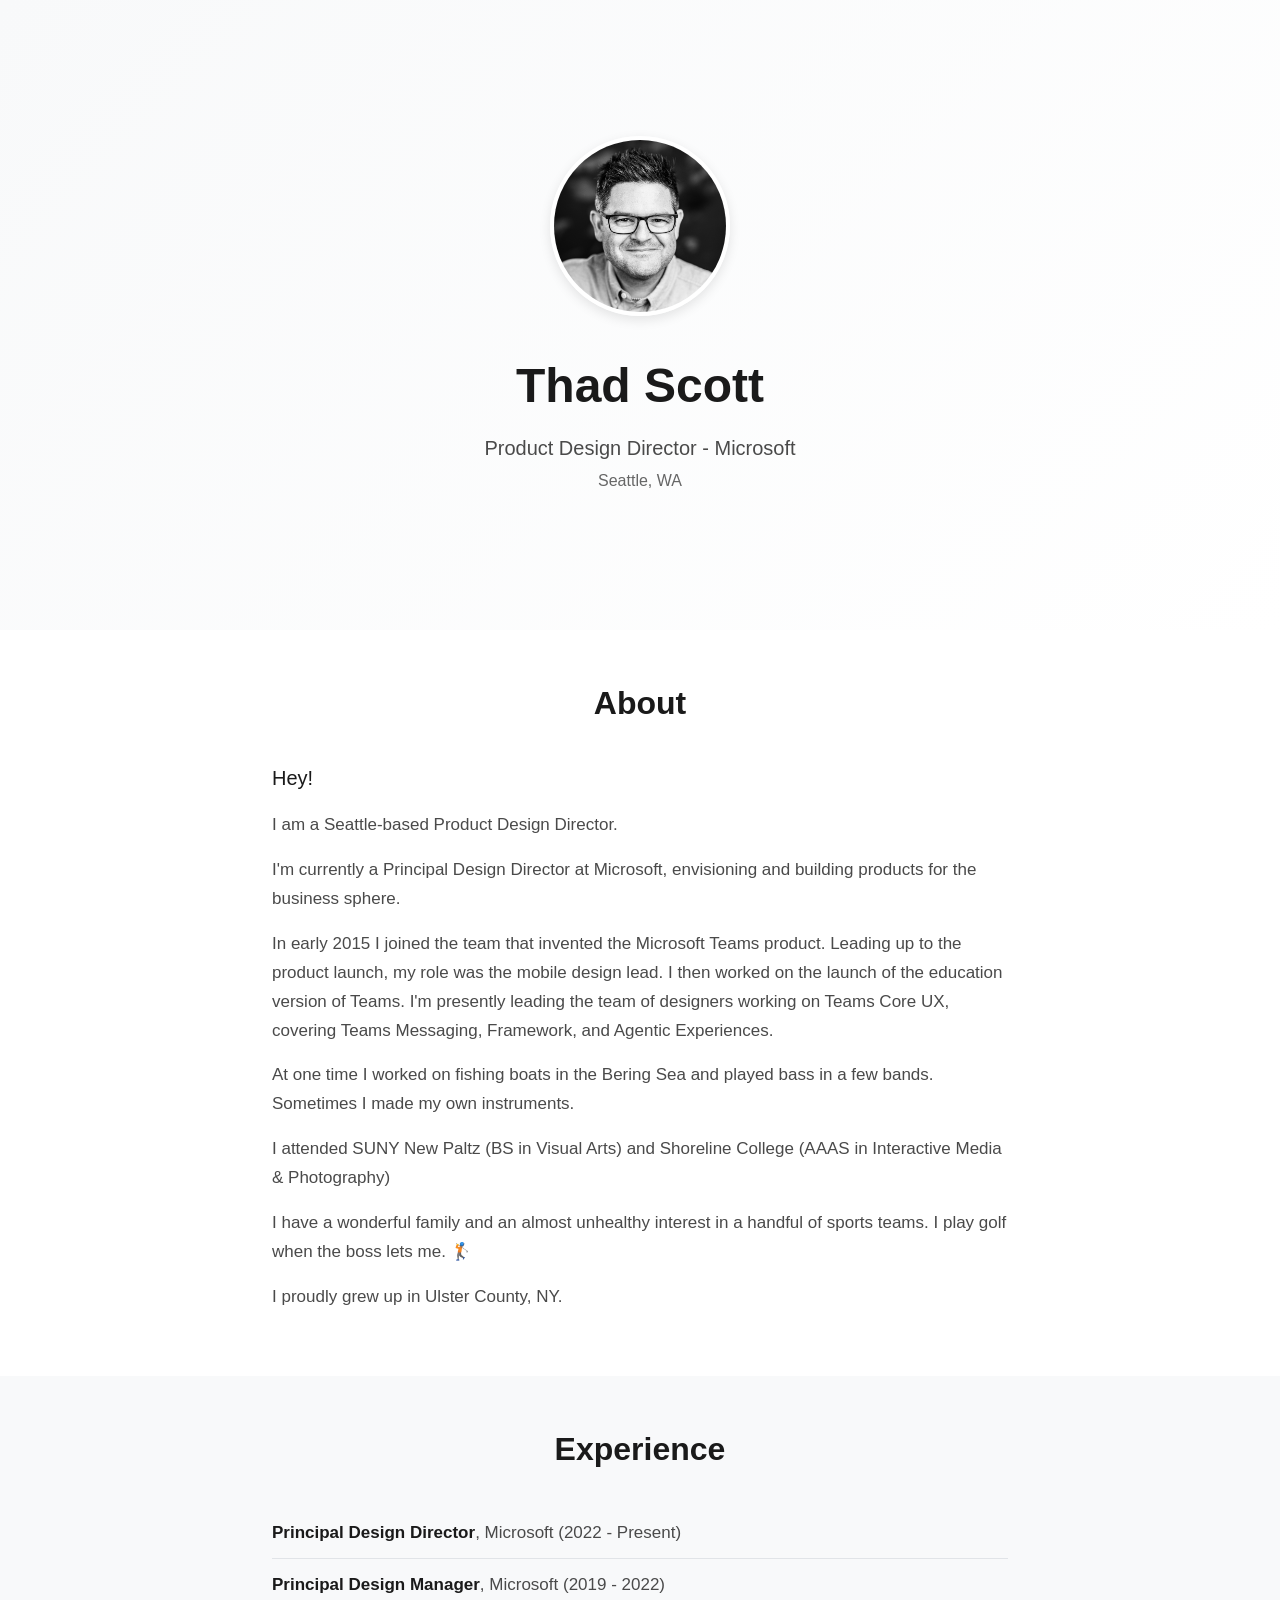
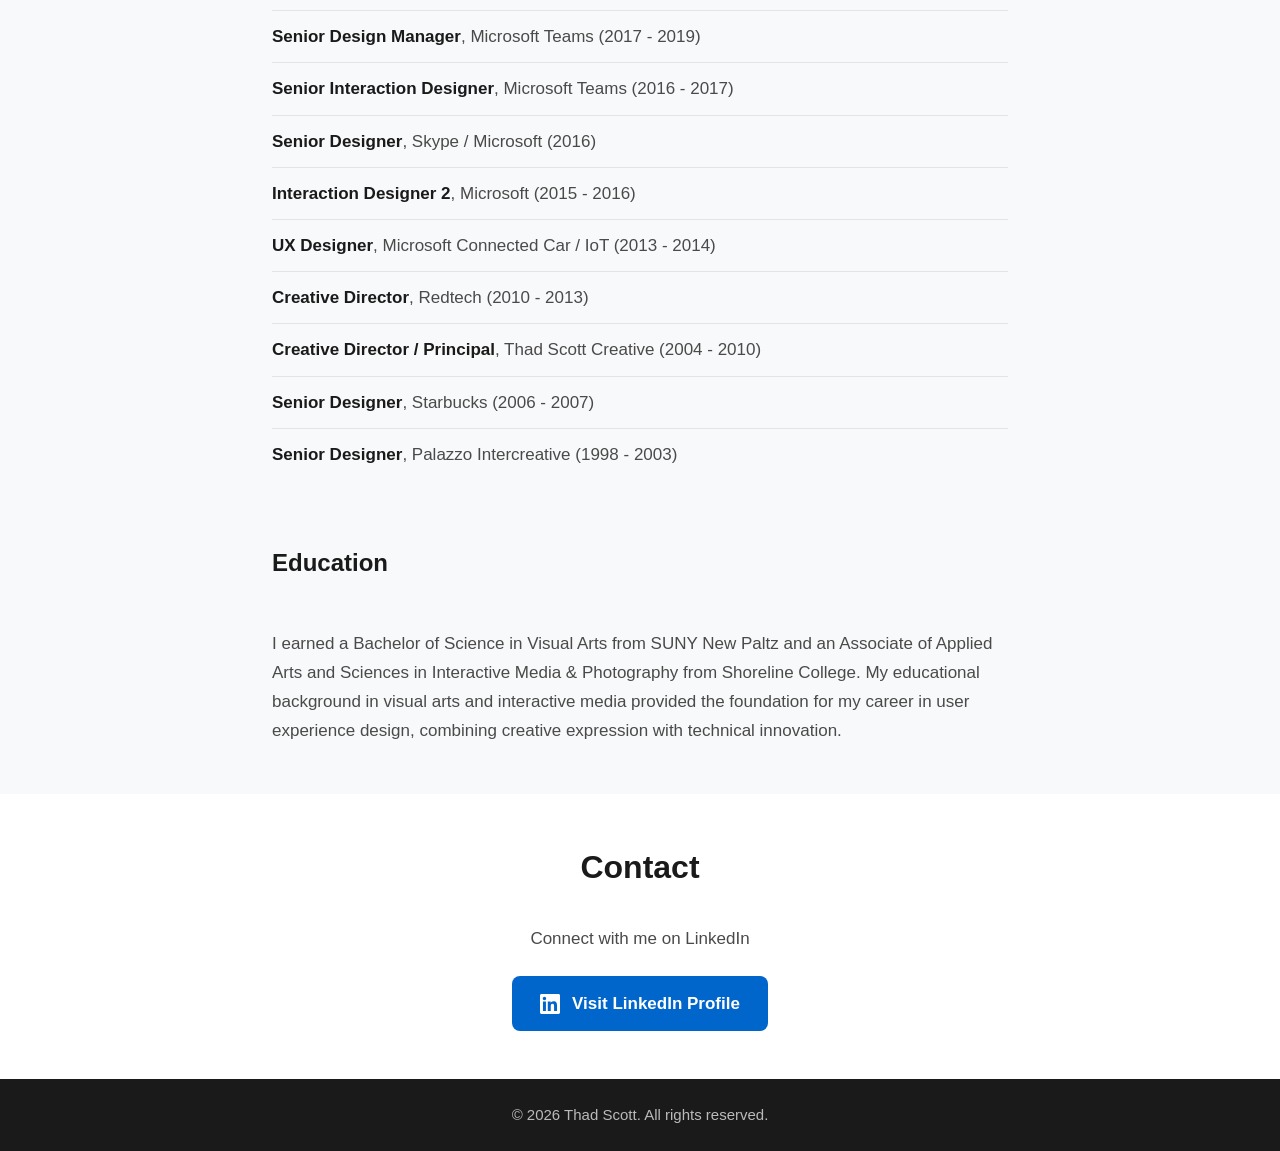
<file: index.html>
<!DOCTYPE html>
<html lang="en">
<head>
    <meta charset="UTF-8">
    <meta name="viewport" content="width=device-width, initial-scale=1.0">
    <title>Thad Scott - Product Design Director</title>
    <link rel="stylesheet" href="styles.css">
</head>
<body>
    <header id="hero">
        <div class="hero-content">
            <img src="images/HP Microsoft 90 - cropped.jpg" alt="Thad Scott" class="headshot">
            <h1>Thad Scott</h1>
            <p class="subtitle">Product Design Director - Microsoft</p>
            <p class="location">Seattle, WA</p>
        </div>
    </header>

    <main>
        <section id="about">
            <div class="container">
                <h2>About</h2>
                <div class="about-content">
                    <p>Hey!</p>
                    <p>I am a Seattle-based Product Design Director.</p>
                    <p>I'm currently a Principal Design Director at Microsoft, envisioning and building products for the business sphere.</p>
                    <p>In early 2015 I joined the team that invented the Microsoft Teams product. Leading up to the product launch, my role was the mobile design lead. I then worked on the launch of the education version of Teams. I'm presently leading the team of designers working on Teams Core UX, covering Teams Messaging, Framework, and Agentic Experiences.</p>
                    <p>At one time I worked on fishing boats in the Bering Sea and played bass in a few bands. Sometimes I made my own instruments.</p>
                    <p>I attended SUNY New Paltz (BS in Visual Arts) and Shoreline College (AAAS in Interactive Media & Photography)</p>
                    <p>I have a wonderful family and an almost unhealthy interest in a handful of sports teams. I play golf when the boss lets me. 🏌️</p>
                    <p>I proudly grew up in Ulster County, NY.</p>
                </div>
            </div>
        </section>

        <section id="experience">
            <div class="container">
                <h2>Experience</h2>
                <div class="experience-content">
                    <ul class="experience-list">
                        <li><strong>Principal Design Director</strong>, Microsoft (2022 - Present)</li>
                        <li><strong>Principal Design Manager</strong>, Microsoft (2019 - 2022)</li>
                        <li><strong>Senior Design Manager</strong>, Microsoft Teams (2017 - 2019)</li>
                        <li><strong>Senior Interaction Designer</strong>, Microsoft Teams (2016 - 2017)</li>
                        <li><strong>Senior Designer</strong>, Skype / Microsoft (2016)</li>
                        <li><strong>Interaction Designer 2</strong>, Microsoft (2015 - 2016)</li>
                        <li><strong>UX Designer</strong>, Microsoft Connected Car / IoT (2013 - 2014)</li>
                        <li><strong>Creative Director</strong>, Redtech (2010 - 2013)</li>
                        <li><strong>Creative Director / Principal</strong>, Thad Scott Creative (2004 - 2010)</li>
                        <li><strong>Senior Designer</strong>, Starbucks (2006 - 2007)</li>
                        <li><strong>Senior Designer</strong>, Palazzo Intercreative (1998 - 2003)</li>
                    </ul>

                    <h3 class="education-heading">Education</h3>
                    <p class="education-text">I earned a Bachelor of Science in Visual Arts from SUNY New Paltz and an Associate of Applied Arts and Sciences in Interactive Media & Photography from Shoreline College. My educational background in visual arts and interactive media provided the foundation for my career in user experience design, combining creative expression with technical innovation.</p>
                </div>
            </div>
        </section>

        <section id="contact">
            <div class="container">
                <h2>Contact</h2>
                <div class="contact-content">
                    <p>Connect with me on LinkedIn</p>

                    <a href="https://www.linkedin.com/in/thadscott/" target="_blank" rel="noopener noreferrer" class="linkedin-button">
                        <svg width="20" height="20" viewBox="0 0 24 24" fill="currentColor">
                            <path d="M20.447 20.452h-3.554v-5.569c0-1.328-.027-3.037-1.852-3.037-1.853 0-2.136 1.445-2.136 2.939v5.667H9.351V9h3.414v1.561h.046c.477-.9 1.637-1.85 3.37-1.85 3.601 0 4.267 2.37 4.267 5.455v6.286zM5.337 7.433c-1.144 0-2.063-.926-2.063-2.065 0-1.138.92-2.063 2.063-2.063 1.14 0 2.064.925 2.064 2.063 0 1.139-.925 2.065-2.064 2.065zm1.782 13.019H3.555V9h3.564v11.452zM22.225 0H1.771C.792 0 0 .774 0 1.729v20.542C0 23.227.792 24 1.771 24h20.451C23.2 24 24 23.227 24 22.271V1.729C24 .774 23.2 0 22.222 0h.003z"/>
                        </svg>
                        Visit LinkedIn Profile
                    </a>
                </div>
            </div>
        </section>
    </main>

    <footer>
        <div class="container">
            <p>&copy; 2026 Thad Scott. All rights reserved.</p>
        </div>
    </footer>

    <script src="script.js"></script>
</body>
</html>
</file>
<file: styles.css>
* {
    margin: 0;
    padding: 0;
    box-sizing: border-box;
}

:root {
    --primary-color: #1a1a1a;
    --secondary-color: #4a4a4a;
    --accent-color: #0066cc;
    --text-light: #666;
    --background: #ffffff;
    --section-bg: #f8f9fa;
    --border-color: #e1e4e8;
}

html {
    scroll-behavior: smooth;
}

body {
    font-family: -apple-system, BlinkMacSystemFont, 'Segoe UI', Roboto, 'Helvetica Neue', Arial, sans-serif;
    line-height: 1.6;
    color: var(--primary-color);
    background-color: var(--background);
}

.container {
    max-width: 800px;
    margin: 0 auto;
    padding: 0 2rem;
}

/* Hero Section */
#hero {
    min-height: 70vh;
    display: flex;
    align-items: center;
    justify-content: center;
    text-align: center;
    padding: 3rem 2rem;
    background: linear-gradient(135deg, #f8f9fa 0%, #ffffff 100%);
}

.headshot {
    width: 180px;
    height: 180px;
    border-radius: 50%;
    object-fit: cover;
    margin-bottom: 1.5rem;
    border: 4px solid var(--background);
    box-shadow: 0 4px 12px rgba(0, 0, 0, 0.1);
}

.hero-content h1 {
    font-size: 3rem;
    font-weight: 700;
    margin-bottom: 0.5rem;
    color: var(--primary-color);
}

.subtitle {
    font-size: 1.25rem;
    color: var(--secondary-color);
    margin-bottom: 0.25rem;
}

.location {
    font-size: 1rem;
    color: var(--text-light);
}

/* Sections */
section {
    padding: 3rem 0;
}

section:nth-child(even) {
    background-color: var(--section-bg);
}

section h2 {
    font-size: 2rem;
    font-weight: 700;
    margin-bottom: 2rem;
    text-align: center;
    color: var(--primary-color);
}

/* About Section */
.about-content {
    font-size: 1.0625rem;
    line-height: 1.7;
}

.about-content p {
    margin-bottom: 1rem;
    color: var(--secondary-color);
}

.about-content p:first-child {
    font-size: 1.25rem;
    font-weight: 500;
    color: var(--primary-color);
}

/* Experience Section */
.experience-content {
    display: flex;
    flex-direction: column;
    gap: 2rem;
}

.experience-list {
    list-style: none;
    padding: 0;
    margin: 0 0 2rem 0;
}

.experience-list li {
    padding: 0.75rem 0;
    color: var(--secondary-color);
    font-size: 1.0625rem;
    line-height: 1.6;
    border-bottom: 1px solid var(--border-color);
}

.experience-list li:last-child {
    border-bottom: none;
}

.experience-list li strong {
    color: var(--primary-color);
    font-weight: 600;
}

.education-heading {
    font-size: 1.5rem;
    font-weight: 700;
    margin-bottom: 1rem;
    color: var(--primary-color);
}

.education-text {
    color: var(--secondary-color);
    font-size: 1.0625rem;
    line-height: 1.7;
}

/* Contact Section */
.contact-content {
    text-align: center;
}

.contact-content p {
    font-size: 1.0625rem;
    margin-bottom: 1.5rem;
    color: var(--secondary-color);
}

.contact-form {
    max-width: 500px;
    margin: 0 auto 2rem;
    display: flex;
    flex-direction: column;
    gap: 1rem;
}

.contact-form input,
.contact-form textarea {
    width: 100%;
    padding: 0.75rem;
    border: 1px solid var(--border-color);
    border-radius: 6px;
    font-family: inherit;
    font-size: 1rem;
    color: var(--primary-color);
    background-color: var(--background);
    transition: border-color 0.3s ease;
}

.contact-form input:focus,
.contact-form textarea:focus {
    outline: none;
    border-color: var(--accent-color);
}

.contact-form textarea {
    resize: vertical;
    min-height: 100px;
}

.submit-button {
    padding: 0.875rem 1.75rem;
    background-color: var(--primary-color);
    color: white;
    border: none;
    border-radius: 6px;
    font-weight: 600;
    font-size: 1.0625rem;
    cursor: pointer;
    transition: background-color 0.3s ease, transform 0.3s ease;
}

.submit-button:hover {
    background-color: var(--secondary-color);
    transform: translateY(-2px);
}

.success-message {
    color: var(--accent-color);
    font-size: 1.0625rem;
    font-weight: 500;
    margin-bottom: 2rem;
}

.linkedin-button {
    display: inline-flex;
    align-items: center;
    gap: 0.75rem;
    padding: 0.875rem 1.75rem;
    background-color: var(--accent-color);
    color: white;
    text-decoration: none;
    border-radius: 8px;
    font-weight: 600;
    font-size: 1.0625rem;
    transition: background-color 0.3s ease, transform 0.3s ease;
}

.linkedin-button:hover {
    background-color: #0052a3;
    transform: translateY(-2px);
}

/* Footer */
footer {
    padding: 1.5rem 0;
    background-color: var(--primary-color);
    color: white;
    text-align: center;
}

footer p {
    color: rgba(255, 255, 255, 0.7);
    font-size: 0.9375rem;
}

/* Responsive Design */
@media (max-width: 768px) {
    #hero {
        min-height: 60vh;
        padding: 2rem 1.5rem;
    }

    .headshot {
        width: 140px;
        height: 140px;
        margin-bottom: 1.25rem;
    }

    .hero-content h1 {
        font-size: 2.25rem;
    }

    .subtitle {
        font-size: 1.125rem;
    }

    section {
        padding: 2.5rem 0;
    }

    section h2 {
        font-size: 1.75rem;
        margin-bottom: 1.5rem;
    }

    .about-content {
        font-size: 1rem;
    }

    .about-content p:first-child {
        font-size: 1.125rem;
    }
}

@media (max-width: 480px) {
    #hero {
        padding: 2rem 1rem;
    }

    .headshot {
        width: 120px;
        height: 120px;
    }

    .hero-content h1 {
        font-size: 1.875rem;
    }

    .container {
        padding: 0 1rem;
    }

    section {
        padding: 2rem 0;
    }
}
</file>
